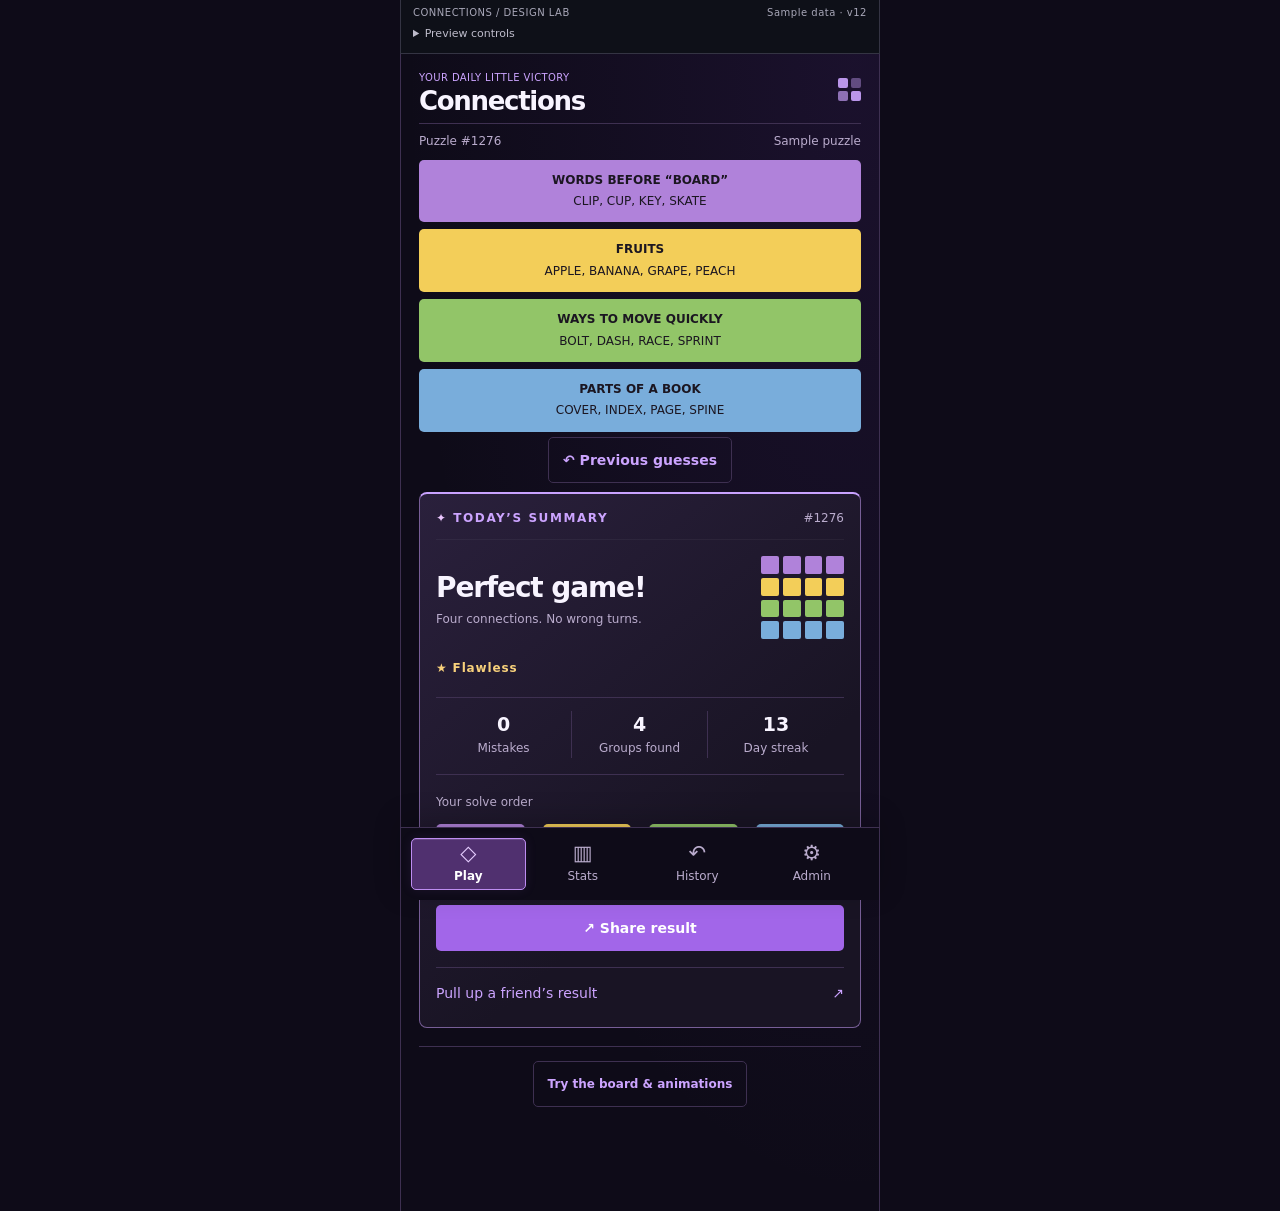
<file: index.html>
<!doctype html>
<html lang="en">
<head>
<meta charset="utf-8">
<meta name="viewport" content="width=device-width, initial-scale=1, viewport-fit=cover">
<meta name="theme-color" content="#080914">
<meta name="robots" content="noindex,nofollow">
<title>Connections · Purple · Personal stats</title>
<link rel="stylesheet" href="directions.css?v=11">
<link rel="stylesheet" href="refined.css?v=11">
<link rel="stylesheet" href="color-order.css?v=11">
<link rel="stylesheet" href="game-night.css?v=11">
<link rel="stylesheet" href="compact.css?v=11">
<link rel="stylesheet" href="stats-header.css?v=11">
<link rel="stylesheet" href="today-strip.css?v=11">
<link rel="stylesheet" href="first-color-chart.css?v=12">
<script src="directions.js?v=12" defer></script>
</head>
<body data-theme="arcade">
<header class="preview-bar">
<div class="preview-caption"><span>CONNECTIONS / DESIGN LAB</span><span>Sample data · v12</span></div>
<div class="refinement-label">CONNECTIONS / GAME NIGHT <span>Across the table</span></div>
<details class="preview-controls"><summary>Preview controls</summary><div class="control-fields"><label>View as<select id="role"><option value="owner">Owner</option><option value="member">Member</option></select></label><label>Today’s state<select id="game-state"><option value="complete">Perfect finish</option><option value="unplayed">Not played</option><option value="playing">Try the board</option></select></label><button id="sound" aria-pressed="false">Sound off</button></div><p>Everything here is fictional. No real games are saved. Sound is optional; reduced-motion settings are respected.</p></details>
</header>
<main class="phone" id="app"></main>
<dialog id="details" aria-labelledby="dialog-title"><div class="dialog-head"><h2 id="dialog-title"></h2><button id="close-dialog" aria-label="Close dialog">✕</button></div><div id="dialog-content"></div></dialog>
<div id="notice" role="status" hidden></div>
<noscript>This clickable preview needs JavaScript enabled.</noscript>
</body>
</html>
</file>
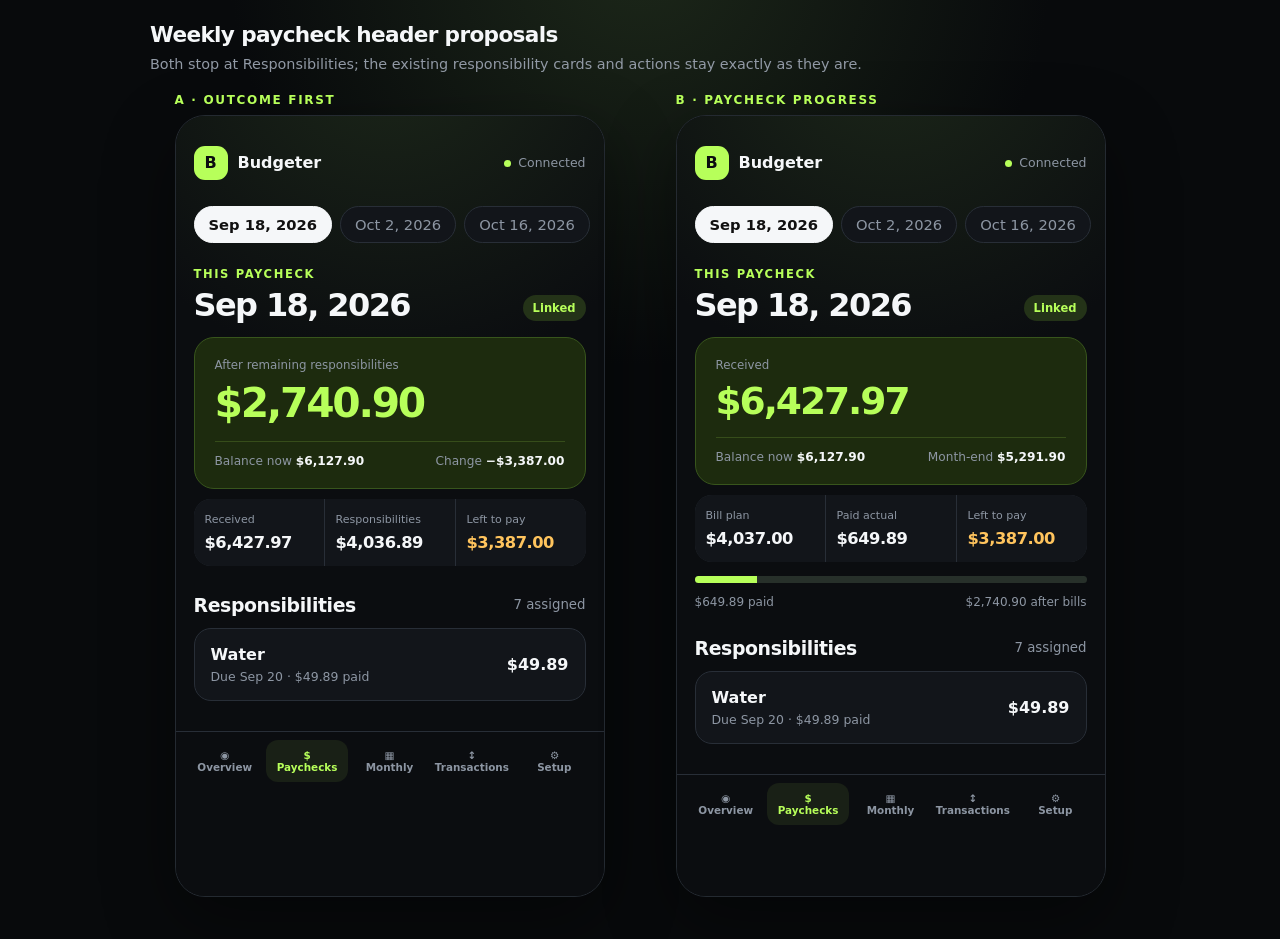
<file: budgeter-weekly/index.html>
<!doctype html>
<html lang="en">
<head>
  <meta charset="utf-8">
  <meta name="viewport" content="width=device-width, initial-scale=1">
  <meta name="robots" content="noindex,nofollow">
  <title>Budgeter Weekly Header Proposals</title>
  <style>
    :root { color-scheme: dark; font-family: Inter, ui-sans-serif, system-ui, -apple-system, BlinkMacSystemFont, "Segoe UI", sans-serif; background:#080a0c; color:#f5f7f9; }
    * { box-sizing:border-box; }
    body { margin:0; padding:22px 14px 42px; background:radial-gradient(circle at 50% -5%,#1c2719 0,#080a0c 35%); }
    .page { width:min(100%,980px); margin:auto; }
    .intro { margin:0 auto 18px; width:min(100%,430px); }
    .intro h1 { margin:0; font-size:1.35rem; letter-spacing:-.03em; }
    .intro p { margin:7px 0 0; color:#929aa6; font-size:.9rem; line-height:1.45; }
    .proposals { display:grid; gap:22px; align-items:start; }
    .proposal-label { width:min(100%,430px); margin:0 auto 8px; color:#b7ff5a; font-size:.75rem; font-weight:800; letter-spacing:.14em; text-transform:uppercase; }
    .phone { width:min(100%,430px); margin:auto; overflow:hidden; border:1px solid #242a31; border-radius:30px; background:#0b0d10; box-shadow:0 24px 70px rgba(0,0,0,.42); }
    .screen { min-height:780px; padding:30px 18px 86px; background:radial-gradient(circle at 50% -10%,#1c2719 0,#0b0d10 38%); }
    .topbar { display:flex; align-items:center; justify-content:space-between; margin-bottom:26px; }
    .brand { display:flex; align-items:center; gap:10px; font-weight:760; }
    .mark { display:grid; place-items:center; width:34px; height:34px; border-radius:11px; background:#b7ff5a; color:#0b0d10; font-weight:900; }
    .connected { color:#8d96a3; font-size:.78rem; }
    .connected::before { content:""; display:inline-block; width:7px; height:7px; margin-right:7px; border-radius:50%; background:#b7ff5a; }
    .dates { display:flex; gap:8px; margin:0 -18px 20px; padding:0 18px 4px; overflow:hidden; }
    .date { flex:0 0 auto; padding:9px 14px; border:1px solid #282e37; border-radius:999px; background:#12151a; color:#8d96a3; font-size:.92rem; }
    .date.active { border-color:#f5f7f9; background:#f5f7f9; color:#111; font-weight:750; }
    .eyebrow { margin:0 0 8px; color:#b7ff5a; font-size:.72rem; font-weight:800; letter-spacing:.14em; text-transform:uppercase; }
    .title-row { display:flex; align-items:end; justify-content:space-between; gap:12px; margin-bottom:16px; }
    h2 { margin:0; font-size:2rem; line-height:1; letter-spacing:-.05em; }
    .linked { padding:6px 10px; border-radius:999px; background:#243318; color:#b7ff5a; font-size:.72rem; font-weight:760; }
    .hero { padding:20px; border:1px solid #38551c; border-radius:20px; background:#1d2b0e; }
    .label { display:block; color:#8d96a3; font-size:.74rem; }
    .hero-value { display:block; margin-top:7px; color:#b7ff5a; font-size:2.55rem; font-weight:850; letter-spacing:-.055em; }
    .hero-foot { display:flex; justify-content:space-between; gap:12px; margin-top:14px; padding-top:12px; border-top:1px solid rgba(183,255,90,.16); color:#8d96a3; font-size:.76rem; }
    .hero-foot strong { color:#f5f7f9; }
    .strip { display:grid; grid-template-columns:repeat(3,minmax(0,1fr)); gap:1px; margin-top:10px; overflow:hidden; border-radius:17px; background:#282e37; }
    .cell { min-width:0; padding:14px 11px; background:#12151a; }
    .cell span { display:block; color:#8d96a3; font-size:.69rem; }
    .cell strong { display:block; margin-top:7px; overflow:hidden; font-size:1.02rem; letter-spacing:-.03em; text-overflow:ellipsis; }
    .cell .warn { color:#ffc45d; }
    .progress { height:7px; margin:14px 0 5px; overflow:hidden; border-radius:999px; background:#27302a; }
    .progress span { display:block; width:16%; height:100%; background:#b7ff5a; }
    .section { display:flex; align-items:center; justify-content:space-between; margin:28px 0 12px; }
    .section h3 { margin:0; font-size:1.18rem; letter-spacing:-.02em; }
    .section small { color:#8d96a3; }
    .sample { display:grid; grid-template-columns:minmax(0,1fr) auto; gap:12px; padding:16px; border:1px solid #282e37; border-radius:17px; background:#12151a; }
    .sample strong,.sample span { display:block; }
    .sample span { margin-top:5px; color:#8d96a3; font-size:.78rem; }
    .amount { align-self:center; text-align:right; }
    .nav { display:grid; grid-template-columns:repeat(5,1fr); margin:30px -18px -86px; padding:8px 8px 22px; border-top:1px solid #282e37; background:#0b0d10; }
    .nav span { padding:9px 2px; border-radius:12px; color:#8d96a3; font-size:.65rem; font-weight:720; text-align:center; }
    .nav .active { color:#b7ff5a; background:rgba(183,255,90,.08); }
    .option-b .hero-value { font-size:2.35rem; }
    .option-b .hero { margin-bottom:10px; }
    .option-b .status-line { display:flex; align-items:center; justify-content:space-between; margin-top:12px; color:#8d96a3; font-size:.75rem; }
    @media (min-width:920px) { .proposals { grid-template-columns:1fr 1fr; } .intro { width:100%; max-width:none; } }
  </style>
</head>
<body>
  <main class="page">
    <header class="intro"><h1>Weekly paycheck header proposals</h1><p>Both stop at Responsibilities; the existing responsibility cards and actions stay exactly as they are.</p></header>
    <section class="proposals">
      <div>
        <p class="proposal-label">A · Outcome first</p>
        <article class="phone" aria-label="Outcome-first weekly paycheck proposal">
          <div class="screen">
            <header class="topbar"><div class="brand"><span class="mark">B</span>Budgeter</div><span class="connected">Connected</span></header>
            <nav class="dates"><span class="date active">Sep 18, 2026</span><span class="date">Oct 2, 2026</span><span class="date">Oct 16, 2026</span></nav>
            <p class="eyebrow">This paycheck</p>
            <div class="title-row"><h2>Sep 18, 2026</h2><span class="linked">Linked</span></div>
            <section class="hero"><span class="label">After remaining responsibilities</span><strong class="hero-value">$2,740.90</strong><div class="hero-foot"><span>Balance now <strong>$6,127.90</strong></span><span>Change <strong>−$3,387.00</strong></span></div></section>
            <section class="strip"><div class="cell"><span>Received</span><strong>$6,427.97</strong></div><div class="cell"><span>Responsibilities</span><strong>$4,036.89</strong></div><div class="cell"><span>Left to pay</span><strong class="warn">$3,387.00</strong></div></section>
            <div class="section"><h3>Responsibilities</h3><small>7 assigned</small></div>
            <div class="sample"><div><strong>Water</strong><span>Due Sep 20 · $49.89 paid</span></div><strong class="amount">$49.89</strong></div>
            <nav class="nav"><span>◉<br>Overview</span><span class="active">$<br>Paychecks</span><span>▦<br>Monthly</span><span>↕<br>Transactions</span><span>⚙<br>Setup</span></nav>
          </div>
        </article>
      </div>
      <div>
        <p class="proposal-label">B · Paycheck progress</p>
        <article class="phone option-b" aria-label="Progress-first weekly paycheck proposal">
          <div class="screen">
            <header class="topbar"><div class="brand"><span class="mark">B</span>Budgeter</div><span class="connected">Connected</span></header>
            <nav class="dates"><span class="date active">Sep 18, 2026</span><span class="date">Oct 2, 2026</span><span class="date">Oct 16, 2026</span></nav>
            <p class="eyebrow">This paycheck</p>
            <div class="title-row"><h2>Sep 18, 2026</h2><span class="linked">Linked</span></div>
            <section class="hero"><span class="label">Received</span><strong class="hero-value">$6,427.97</strong><div class="hero-foot"><span>Balance now <strong>$6,127.90</strong></span><span>Month-end <strong>$5,291.90</strong></span></div></section>
            <section class="strip"><div class="cell"><span>Bill plan</span><strong>$4,037.00</strong></div><div class="cell"><span>Paid actual</span><strong>$649.89</strong></div><div class="cell"><span>Left to pay</span><strong class="warn">$3,387.00</strong></div></section>
            <div class="progress" aria-label="16 percent of responsibilities paid"><span></span></div>
            <div class="status-line"><span>$649.89 paid</span><span>$2,740.90 after bills</span></div>
            <div class="section"><h3>Responsibilities</h3><small>7 assigned</small></div>
            <div class="sample"><div><strong>Water</strong><span>Due Sep 20 · $49.89 paid</span></div><strong class="amount">$49.89</strong></div>
            <nav class="nav"><span>◉<br>Overview</span><span class="active">$<br>Paychecks</span><span>▦<br>Monthly</span><span>↕<br>Transactions</span><span>⚙<br>Setup</span></nav>
          </div>
        </article>
      </div>
    </section>
  </main>
</body>
</html>
</file>
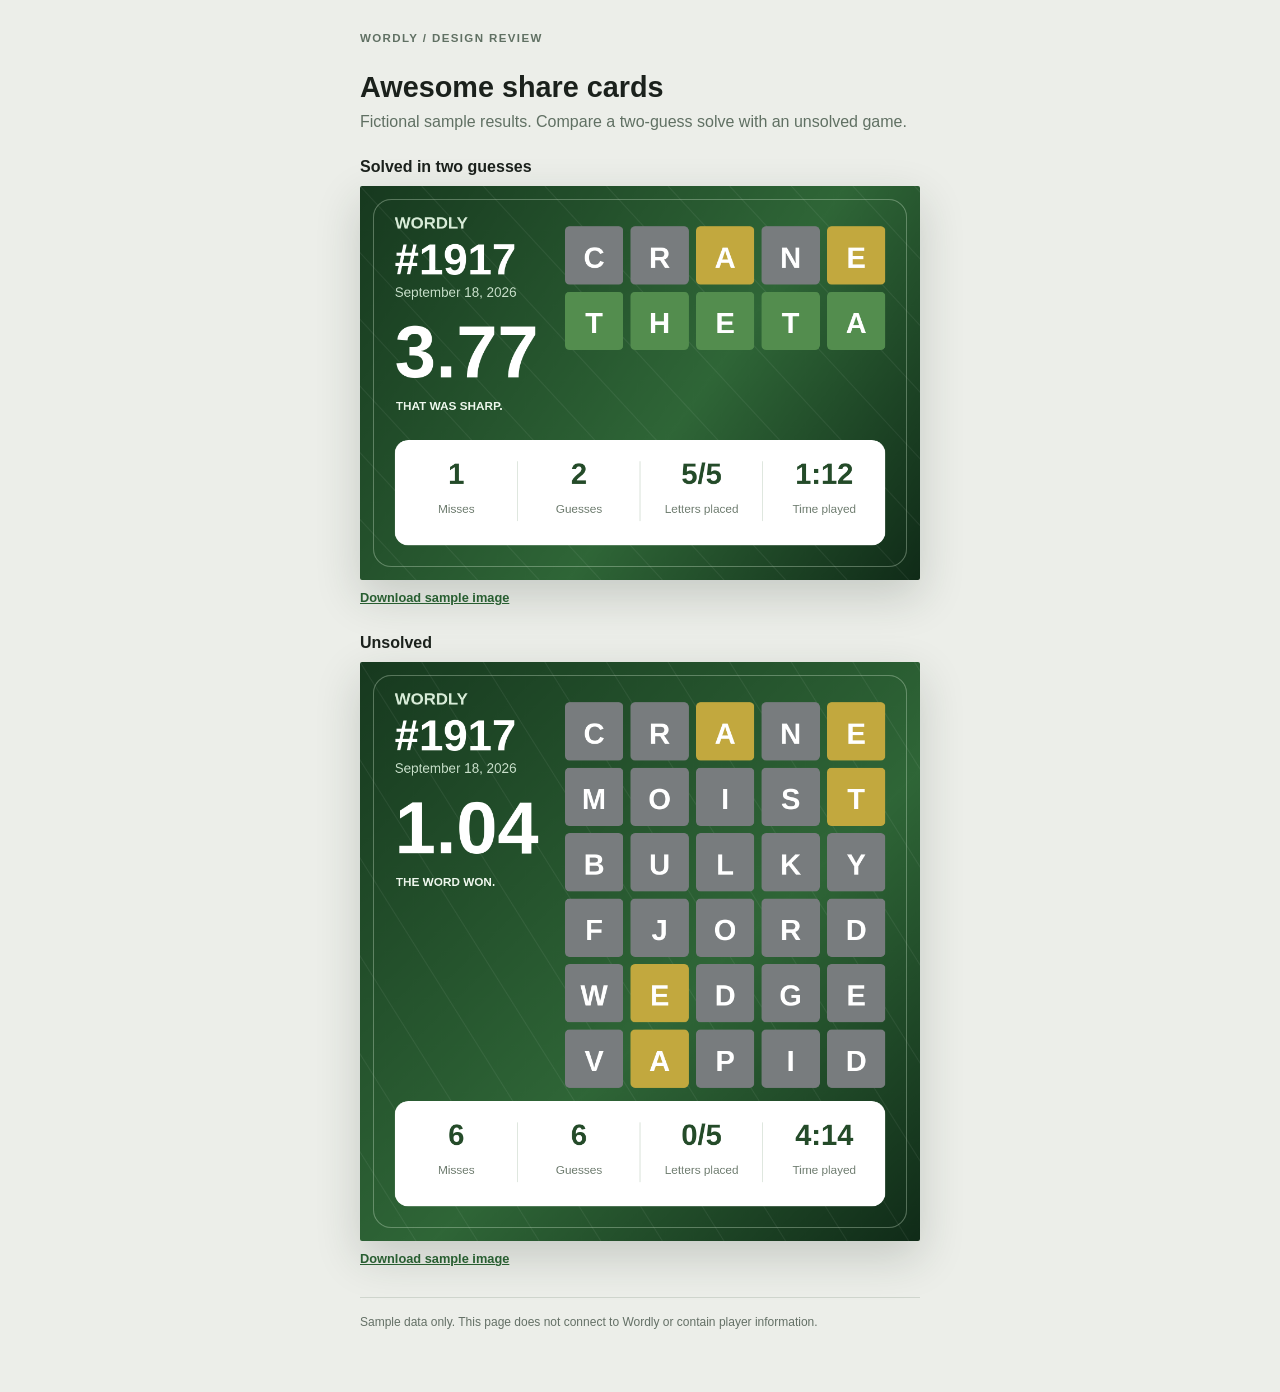
<file: wordly-share-cards/index.html>
<!doctype html>
<html lang="en">
<head>
<meta charset="utf-8">
<meta name="viewport" content="width=device-width, initial-scale=1, viewport-fit=cover">
<meta name="robots" content="noindex,nofollow">
<meta name="theme-color" content="#102b18">
<title>Wordly · Awesome share cards</title>
<style>
:root{font-family:Arial,sans-serif;color:#1b211c;background:#eceee9}*{box-sizing:border-box}body{margin:0;padding:24px 16px 48px}.page{width:min(100%,560px);margin:auto}.eyebrow{margin:0;color:#4f6952;font-size:.72rem;font-weight:800;letter-spacing:.12em}.intro h1{margin:.35rem 0;font-size:1.8rem}.intro p{margin:.4rem 0 1.5rem;color:#607063;line-height:1.45}.cards{display:grid;gap:28px}figure{margin:0}figcaption{margin:0 0 10px;font-size:1rem;font-weight:800}canvas{display:block;width:100%;height:auto;border-radius:2px;box-shadow:0 16px 45px #20312430}.download{display:inline-flex;margin-top:10px;color:#285e31;font-size:.8rem;font-weight:800}.note{margin-top:30px;border-top:1px solid #cfd5cd;padding-top:16px;color:#647066;font-size:.75rem;line-height:1.45}
</style>
</head>
<body>
<main class="page"><header class="intro"><p class="eyebrow">WORDLY / DESIGN REVIEW</p><h1>Awesome share cards</h1><p>Fictional sample results. Compare a two-guess solve with an unsolved game.</p></header><section class="cards" id="cards"></section><p class="note">Sample data only. This page does not connect to Wordly or contain player information.</p></main>
<script>
const colors={correct:'#538d4e',present:'#c2a83e',absent:'#787c7e'};
const samples=[
 {title:'Solved in two guesses',number:1917,date:'September 18, 2026',rating:'3.77',status:'won',time:'1:12',guesses:[['CRANE',['absent','absent','present','absent','present']],['THETA',['correct','correct','correct','correct','correct']]]},
 {title:'Unsolved',number:1917,date:'September 18, 2026',rating:'1.04',status:'lost',time:'4:14',guesses:[['CRANE',['absent','absent','present','absent','present']],['MOIST',['absent','absent','absent','absent','present']],['BULKY',['absent','absent','absent','absent','absent']],['FJORD',['absent','absent','absent','absent','absent']],['WEDGE',['absent','present','absent','absent','absent']],['VAPID',['absent','present','absent','absent','absent']]]}
];
function card(data){const size=104,gap=13,startY=72,gridHeight=data.guesses.length*size+(data.guesses.length-1)*gap,gridBottom=startY+gridHeight,statsTop=Math.max(430,gridBottom)+24,canvas=document.createElement('canvas');canvas.width=1000;canvas.height=statsTop+250;const c=canvas.getContext('2d');const bg=c.createLinearGradient(0,0,1000,canvas.height);bg.addColorStop(0,'#17391f');bg.addColorStop(.58,'#2f6637');bg.addColorStop(1,'#102b18');c.fillStyle=bg;c.fillRect(0,0,1000,canvas.height);c.strokeStyle='#ffffff10';c.lineWidth=2;for(let i=-6;i<15;i++){c.beginPath();c.moveTo(i*110,0);c.lineTo(i*110+650,canvas.height);c.stroke()}c.strokeStyle='#d7ecd555';c.beginPath();c.roundRect(24,24,952,canvas.height-48,32);c.stroke();const label=(text,x,y,fontSize,color='#fff',weight=750)=>{c.fillStyle=color;c.font=`${weight} ${fontSize}px Arial`;c.fillText(text,x,y)};c.textAlign='left';label('WORDLY',62,76,30,'#d8ecd8',800);label(`#${data.number}`,62,158,78);label(data.date,62,198,24,'#c8dfca',500);const gridWidth=size*5+gap*4,startX=1000-62-gridWidth;data.guesses.forEach(([word,marks],row)=>marks.forEach((mark,column)=>{const x=startX+column*(size+gap),y=startY+row*(size+gap);c.fillStyle=colors[mark];c.beginPath();c.roundRect(x,y,size,size,8);c.fill();c.textAlign='center';label(word[column],x+size/2,y+74,52,'#fff',800)}));c.textAlign='left';label(data.rating,62,342,132);label(data.status==='won'?'THAT WAS SHARP.':'THE WORD WON.',64,400,21,'#eef7ed',700);c.fillStyle='#fff';c.beginPath();c.roundRect(62,statsTop,876,188,24);c.fill();const last=data.guesses.at(-1)[1],placed=last.filter(mark=>mark==='correct').length,values=[data.status==='won'?String(data.guesses.length-1):String(data.guesses.length),String(data.guesses.length),`${placed}/5`,data.time],captions=['Misses','Guesses','Letters placed','Time played'];c.textAlign='center';values.forEach((value,i)=>{const x=172+i*219;label(value,x,statsTop+78,52,'#244b29',750);label(captions[i],x,statsTop+130,21,'#6f7d70',500);if(i<3){c.strokeStyle='#dfe7df';c.beginPath();c.moveTo(281+i*219,statsTop+38);c.lineTo(281+i*219,statsTop+145);c.stroke()}});return canvas}
const cards=document.querySelector('#cards');samples.forEach(sample=>{const figure=document.createElement('figure'),caption=document.createElement('figcaption'),canvas=card(sample),link=document.createElement('a');caption.textContent=sample.title;link.className='download';link.textContent='Download sample image';link.download=`wordly-${sample.status}.png`;link.href=canvas.toDataURL('image/png');figure.append(caption,canvas,link);cards.append(figure)});
</script>
</body>
</html>
</file>
<file: directions.css>
*{box-sizing:border-box}html{color-scheme:dark;background:#090b12}body{margin:0;--bg:#0c091b;--surface:#17112b;--raised:#21173a;--line:#3b2956;--text:#f8f4ff;--muted:#baaccd;--accent:#c08aff;--button:#9248e6;--ink:#fff;--wash:#b667ff1a;--radius:22px;--title:ui-rounded,'Trebuchet MS',system-ui,sans-serif;background:var(--bg);color:var(--text);font:16px/1.45 system-ui,-apple-system,sans-serif}
body[data-theme=clubhouse]{--bg:#071b23;--surface:#102c35;--raised:#173c44;--line:#295059;--text:#edfff9;--muted:#a2c6c9;--accent:#62e8d0;--button:#62e8d0;--ink:#05251f;--wash:#62e8d016;--radius:16px}
body[data-theme=afterhours]{--bg:#171612;--surface:#22211c;--raised:#2b2922;--line:#494337;--text:#f6f0e1;--muted:#beb5a2;--accent:#f2bf64;--button:#f2bf64;--ink:#241b0b;--wash:#f2bf6410;--radius:8px;--title:Georgia,'Times New Roman',serif}
button,select,textarea,input{font:inherit}button,select{touch-action:manipulation}button{cursor:pointer;color:inherit}button:disabled{opacity:.4;cursor:default}button:focus-visible,a:focus-visible,select:focus-visible,summary:focus-visible{outline:3px solid var(--accent);outline-offset:3px}h1,h2,h3,p{margin:0}svg.icon{width:20px;height:20px;fill:none;stroke:currentColor;stroke-width:1.7;stroke-linecap:round;stroke-linejoin:round;vertical-align:middle;flex-shrink:0}.muted{color:var(--muted)}.tiny{font-size:12px}.eyebrow{font-size:12px;font-weight:650;letter-spacing:.13em;text-transform:uppercase;color:var(--accent)}
.preview-bar{max-width:480px;padding:14px 14px 12px;margin:auto;background:#0e1018;color:#eae8f2;border-bottom:1px solid #343443}.preview-caption{display:flex;justify-content:space-between;gap:8px;font-size:10px;letter-spacing:.05em;color:#a8a7b8;margin-bottom:10px}.design-picker{display:grid;grid-template-columns:repeat(3,1fr);gap:5px}.design-picker button{display:flex;align-items:center;justify-content:center;gap:6px;border:1px solid #373746;background:#191923;border-radius:9px;min-height:48px;padding:6px;font-size:11px;line-height:1.25;color:#ceccd9}.design-picker button span{font-size:17px;font-weight:700}.design-picker button[aria-pressed=true]{background:var(--wash);border-color:var(--accent);color:var(--accent)}.preview-controls{margin-top:8px;font-size:12px;color:#bdbbca}.preview-controls summary{min-height:30px;cursor:pointer;padding:5px 0}.control-fields{display:flex;flex-wrap:wrap;align-items:end;gap:8px;padding:6px 0}.control-fields label{flex:1;min-width:125px}.control-fields select{display:block;width:100%;margin-top:4px}.control-fields select,.control-fields button{font-size:16px;background:#191923;color:#eae8f2;border:1px solid #444354;padding:8px;border-radius:8px;min-height:44px}.preview-controls p{margin:8px 0;font-size:12px}
.phone{max-width:480px;min-height:calc(100svh - 145px);margin:auto;padding:22px 18px calc(104px + env(safe-area-inset-bottom));background:radial-gradient(ellipse at top right,var(--wash),transparent 55%);position:relative}.app-header{display:flex;align-items:center;justify-content:space-between;gap:12px;margin-bottom:22px}.app-header h1{font-family:var(--title);font-size:31px;line-height:1.15;font-weight:750;letter-spacing:-.04em}.app-header .eyebrow{margin-bottom:6px}.edition{width:38px;height:38px;display:grid;grid-template-columns:repeat(2,1fr);gap:4px;transform:rotate(-8deg)}.edition i{border-radius:5px;background:var(--accent);opacity:.9}.edition i:nth-child(2){opacity:.4}.edition i:nth-child(3){opacity:.65}.context-line{display:flex;align-items:center;justify-content:space-between;font-size:12px;color:var(--muted);margin:-8px 0 15px}.context-line b{font-weight:500;color:var(--accent)}
.bottom{position:fixed;z-index:5;bottom:0;left:50%;transform:translateX(-50%);width:min(480px,100%);display:grid;grid-template-columns:repeat(4,1fr);padding:10px 10px calc(10px + env(safe-area-inset-bottom));border-top:1px solid var(--line);background:var(--bg);box-shadow:0 -8px 28px #0003}.nav-item{display:flex;flex-direction:column;align-items:center;justify-content:center;gap:4px;min-height:52px;border:0;border-radius:14px;background:transparent;color:var(--muted);font-size:12px}.nav-item.active{background:var(--wash);color:var(--accent)}.nav-item.active::before{content:'';height:3px;width:22px;position:absolute;top:0;border-radius:8px;background:var(--accent)}
.tabs{display:flex;gap:4px;padding:4px;border:1px solid var(--line);border-radius:14px;background:var(--surface);margin-bottom:20px}.tabs button{flex:1;min-width:0;border:0;border-radius:10px;background:transparent;color:var(--muted);font-size:12px;padding:10px 3px;min-height:44px;white-space:nowrap}.tabs button.active{background:var(--button);color:var(--ink);font-weight:650}.panel{background:var(--surface);border:1px solid var(--line);border-radius:var(--radius);padding:16px;margin-bottom:14px}.section-head{display:flex;align-items:center;justify-content:space-between;gap:10px;margin:24px 0 12px}.section-head h2{font-size:14px;font-weight:650}.section-head small{font-size:12px;color:var(--muted)}.button{display:inline-flex;align-items:center;justify-content:center;gap:8px;min-height:46px;padding:10px 14px;border:1px solid var(--line);border-radius:12px;background:var(--raised);color:var(--text);font-size:14px;font-weight:600}.button.primary{background:var(--button);color:var(--ink);border-color:transparent}.button.quiet{background:transparent;color:var(--accent)}.full{width:100%}.actions{display:flex;gap:8px;margin-top:15px}.actions>*{flex:1}.badge{display:inline-flex;align-items:center;gap:5px;font-size:12px;font-weight:600;line-height:1.3;color:var(--accent);background:var(--wash);padding:6px 9px;border-radius:8px}.badge.gold{color:#f8d17b;background:#d5a63314}.row{display:flex;align-items:center;justify-content:space-between;gap:10px}
.summary{position:relative;overflow:hidden;border-color:color-mix(in srgb,var(--accent) 40%,var(--line));background:linear-gradient(135deg,var(--raised),var(--surface));box-shadow:0 6px 28px #0002}.summary-head{display:flex;justify-content:space-between;align-items:center;margin-bottom:16px}.summary-head small{font-size:12px;color:var(--muted)}.summary-core{display:grid;grid-template-columns:1fr auto;gap:12px;align-items:center}.result-copy h2{font-family:var(--title);font-size:30px;line-height:1.15;letter-spacing:-.04em;margin:5px 0 6px}.result-copy p{font-size:12px;color:var(--muted)}.result-icon{display:inline-flex;gap:5px;color:#f6d371;font-size:16px;letter-spacing:3px}.result-grid{display:grid;grid-template-columns:repeat(4,1fr);gap:4px;width:83px;flex:none}.result-grid i{display:block;aspect-ratio:1;border-radius:4px}.y{background:#f3ce59}.g{background:#92c568}.b{background:#79addb}.p{background:#b082da}.achievement-row{display:flex;gap:6px;flex-wrap:wrap;margin-top:16px}.daily-metrics{display:grid;grid-template-columns:repeat(3,1fr);border-top:1px solid var(--line);padding-top:13px;margin-top:14px}.daily-metrics>div{text-align:center;border-right:1px solid var(--line)}.daily-metrics>div:last-child{border:0}.daily-metrics strong{display:block;font-size:20px;font-weight:700;font-variant-numeric:tabular-nums}.daily-metrics small{display:block;color:var(--muted);font-size:12px;margin-top:2px}.xp-strip{border-top:1px solid var(--line);margin-top:14px;padding-top:12px;font-size:12px}.xp-strip .row span{color:var(--muted)}.xp-track{height:5px;border-radius:4px;margin-top:8px;background:var(--line);overflow:hidden}.xp-track i{height:100%;display:block;background:var(--accent);width:68%;border-radius:4px}.xp-info{border:0;background:transparent;color:var(--accent);padding:0;min-height:28px;font:inherit}
.solved{display:grid;gap:7px}.solved-bar{border-radius:12px;text-align:center;color:#1b1621;min-height:66px;padding:12px 8px;display:flex;flex-direction:column;justify-content:center;gap:4px}.solved-bar strong{font-size:12px;font-weight:750}.solved-bar span{font-size:12px}.previous{display:flex;align-items:center;justify-content:center;gap:7px;margin:5px auto 9px;min-height:44px;background:transparent;border:0;color:var(--accent);font-size:14px;font-weight:600}.empty-summary{text-align:center;padding:25px 16px}.empty-summary h2{font-family:var(--title);font-size:27px;margin:10px 0}.empty-summary p{color:var(--muted);font-size:14px;margin-bottom:16px}
.stat-grid{display:grid;grid-template-columns:repeat(3,1fr);gap:8px}.stat{min-width:0;padding:14px 8px;background:var(--surface);border:1px solid var(--line);border-radius:14px;text-align:center}.stat .stat-symbol{display:block;font-size:19px;margin-bottom:8px;color:var(--accent)}.stat strong{display:block;font-size:25px;font-weight:700;letter-spacing:-.04em;font-variant-numeric:tabular-nums}.stat small{font-size:12px;color:var(--muted);display:block;margin-top:4px}.record-card{display:flex;align-items:center;gap:12px}.record-mark{font-size:28px;color:#f3ce59}.record-card strong{font-size:15px;display:block}.record-card p{color:var(--muted);font-size:12px;margin-top:3px}.tendency-row{display:grid;grid-template-columns:70px 1fr 36px;align-items:center;gap:10px;font-size:12px;padding:6px 0}.bar-track{height:8px;border-radius:6px;background:var(--raised);overflow:hidden}.bar-track i{display:block;height:100%;border-radius:6px}.tendency-row b{text-align:right;font-weight:500}.color-dot{display:inline-block;width:8px;height:8px;border-radius:2px;margin-right:6px}.performance{display:flex;justify-content:space-between;gap:5px}.performance i{font-style:normal;background:var(--wash);color:var(--accent);width:24px;height:24px;border-radius:50%;display:grid;place-items:center;font-size:12px}.performance .loss{color:#f49788;background:#f4978812}
.field-label{display:block;font-size:12px;color:var(--muted);margin-bottom:7px}.select{min-height:46px;font-size:16px;width:100%;padding:9px;border:1px solid var(--line);border-radius:10px;background:var(--raised);color:var(--text)}.duel{display:grid;grid-template-columns:1fr 28px 1fr;align-items:center;text-align:center;gap:6px;margin:20px 0}.duel>div{min-width:0}.duel .name{display:block;font-family:var(--title);font-size:23px;font-weight:700;margin-top:8px;overflow-wrap:anywhere}.duel small{color:var(--muted);font-size:12px}.duel .vs{color:var(--accent);font-size:11px;letter-spacing:.08em}.duel .big{display:block;font-size:34px;line-height:1.2;letter-spacing:-.04em;font-weight:750;margin-top:12px}.comparison-row{display:grid;grid-template-columns:1fr 1.4fr 1fr;align-items:center;border-bottom:1px solid var(--line);padding:15px 4px;text-align:center}.comparison-row:last-child{border-bottom:0}.comparison-row span{font-size:12px;color:var(--muted)}.comparison-row b{font-size:17px;font-variant-numeric:tabular-nums}.comparison-row b.best{color:var(--accent)}.segment{display:flex;background:var(--bg);border:1px solid var(--line);border-radius:10px;padding:3px;gap:3px}.segment button{flex:1;min-height:42px;border:0;border-radius:7px;background:transparent;color:var(--muted);font-size:12px}.segment button.active{background:var(--raised);color:var(--accent)}.footnote{font-size:12px;color:var(--muted);line-height:1.5;margin-top:10px}
.ranking-label{display:flex;justify-content:space-between;padding:12px 4px 8px;color:var(--muted);font-size:11px;text-transform:uppercase;letter-spacing:.1em}.rank-row{display:grid;grid-template-columns:30px 1fr auto;align-items:center;gap:10px;padding:17px 10px;border-bottom:1px solid var(--line)}.rank-row:last-child{border-bottom:0}.rank-row.you{background:var(--wash);border-radius:10px}.rank-number{color:var(--muted);font-size:17px}.rank-row:first-child .rank-number{color:#f3ce59}.rank-row strong{font-size:16px}.rank-row small{display:block;color:var(--muted);font-size:12px;margin-top:3px}.rank-value{font-size:23px!important;font-variant-numeric:tabular-nums}.ranking{padding:0;overflow:hidden}.you-label{font-size:10px;background:var(--wash);padding:3px 5px;color:var(--accent);border-radius:4px;margin-left:5px}.search{width:100%;min-height:44px;margin:12px 0;padding:10px 12px;border:1px solid var(--line);border-radius:10px;background:var(--surface);color:var(--text);font-size:16px}.history-row{width:100%;display:flex;gap:12px;align-items:center;background:transparent;border:0;border-bottom:1px solid var(--line);padding:15px 0;text-align:left}.history-row:last-child{border-bottom:0}.day{flex-shrink:0;width:31px;text-align:center;color:var(--muted);font-size:10px}.day b{display:block;color:var(--text);font-size:20px}.history-copy{flex:1;min-width:0}.history-copy strong{display:block;font-size:15px}.history-copy small{display:block;font-size:12px;color:var(--muted);margin-top:3px}.result-grid.mini{width:37px;gap:2px}.result-grid.mini i{border-radius:1px}.admin-item{display:flex;align-items:center;gap:12px;width:100%;min-height:77px;text-align:left;background:none;border:0;border-bottom:1px solid var(--line);padding:12px 0}.admin-item:last-child{border-bottom:0}.admin-symbol{width:40px;height:40px;display:grid;place-items:center;background:var(--wash);color:var(--accent);border-radius:12px;flex-shrink:0}.admin-item strong{font-size:15px;display:block}.admin-item small{font-size:12px;color:var(--muted);display:block;margin-top:3px}.admin-copy{flex:1}
.board{display:grid;grid-template-columns:repeat(4,1fr);gap:7px;margin:9px 0 18px}.tile{display:flex;align-items:center;justify-content:center;min-width:0;height:72px;font-size:12px;font-weight:650;padding:4px;border:1px solid var(--line);background:var(--raised);color:var(--text);border-radius:11px;transition:background .15s,transform .15s;position:relative;z-index:1}.tile.selected{background:var(--button);color:var(--ink);border-color:var(--accent);transform:translateY(-2px);box-shadow:0 4px 14px var(--wash)}.mistakes{display:flex;gap:8px;justify-content:center;align-items:center;color:var(--muted);font-size:12px;margin:12px 0}.mistakes i{width:10px;height:10px;border-radius:50%;background:var(--accent)}.mistakes i.used{background:transparent;border:1px solid var(--muted)}.board-status{text-align:center;min-height:25px;font-size:13px;color:var(--accent);margin:8px 0}.board-tools{display:flex;gap:7px}.board-tools .button{flex:1;padding-inline:6px;font-size:12px}.motion-helper{margin-top:18px;padding-top:14px;border-top:1px solid var(--line);text-align:center}.motion-helper .button{font-size:12px}.burst{position:fixed;left:50%;top:35%;pointer-events:none;z-index:20}.burst i{position:absolute;width:6px;height:10px;border-radius:2px;animation:confetti .8s ease-out forwards;background:var(--accent)}@keyframes confetti{to{transform:translate(var(--dx),var(--dy)) rotate(var(--rot));opacity:0}}
dialog{color:var(--text);background:var(--surface);border:1px solid var(--line);border-radius:var(--radius);padding:22px;width:calc(100% - 28px);max-width:440px;max-height:85svh;overflow:auto}dialog::backdrop{background:#03030bc9;backdrop-filter:blur(7px)}.dialog-head{display:flex;align-items:start;justify-content:space-between;gap:10px;margin-bottom:16px}.dialog-head h2{font-family:var(--title);font-size:24px;line-height:1.2}#close-dialog{min-width:44px;min-height:44px;border:1px solid var(--line);border-radius:50%;color:var(--muted);background:var(--raised);margin-top:-8px;margin-right:-8px}dialog p{font-size:14px;color:var(--muted);margin:12px 0}dialog textarea{width:100%;min-height:160px;color:var(--text);background:var(--bg);border:1px solid var(--line);border-radius:10px;padding:12px;font-size:16px}dialog .guess-row{padding:12px;border-radius:10px;margin:7px 0;color:#191521;text-align:center;font-size:12px}dialog .check-row{display:flex;align-items:center;gap:12px;min-height:48px;border-bottom:1px solid var(--line)}dialog input[type=checkbox]{accent-color:var(--button);width:20px;height:20px}#notice{position:fixed;z-index:30;bottom:110px;left:50%;transform:translateX(-50%);width:max-content;max-width:90vw;border:1px solid var(--line);border-radius:12px;padding:12px 16px;color:var(--text);background:var(--raised);font-size:14px;box-shadow:0 8px 28px #0006}
/* Purple Arcade: expressive achievement cards and purple light. */
body[data-theme=arcade] .summary::before{content:'';position:absolute;right:-40px;top:-60px;width:160px;height:160px;background:radial-gradient(circle,#ad61ff2a,transparent 70%);pointer-events:none}body[data-theme=arcade] .button.primary{box-shadow:0 4px 20px #a050ed2b}body[data-theme=arcade] .summary-head .eyebrow::before{content:'✦ ';color:#ecc7ff}body[data-theme=arcade] .record-card{border-color:#8653b5}
/* Electric Clubhouse: scoreboards, a leading result mosaic, joined metric tiles. */
body[data-theme=clubhouse] .app-header h1{font-weight:800;letter-spacing:-.055em}body[data-theme=clubhouse] .edition{transform:rotate(0);gap:3px}body[data-theme=clubhouse] .summary-core{grid-template-columns:auto 1fr}body[data-theme=clubhouse] .summary-core .result-grid{grid-column:1;grid-row:1;width:75px;margin-right:4px}body[data-theme=clubhouse] .result-copy{grid-column:2;grid-row:1}body[data-theme=clubhouse] .result-icon{display:none}body[data-theme=clubhouse] .summary{border-top:4px solid var(--accent);background:var(--surface)}body[data-theme=clubhouse] .result-copy h2{font-size:29px}body[data-theme=clubhouse] .daily-metrics{background:var(--bg);padding:13px 3px;border:0;border-radius:10px}body[data-theme=clubhouse] .stat-grid{gap:0;background:var(--surface);border:1px solid var(--line);border-radius:16px;overflow:hidden}body[data-theme=clubhouse] .stat{border:0;border-radius:0;border-right:1px solid var(--line);border-bottom:1px solid var(--line);padding:14px 5px}body[data-theme=clubhouse] .stat:nth-child(3n){border-right:0}body[data-theme=clubhouse] .stat:nth-child(n+4){border-bottom:0}body[data-theme=clubhouse] .stat-symbol{font-size:15px;margin-bottom:5px}body[data-theme=clubhouse] .record-card{border:0;border-left:4px solid var(--accent);border-radius:4px 16px 16px 4px}body[data-theme=clubhouse] .rank-row:first-child{background:#62e8d008}body[data-theme=clubhouse] .solved-bar{border-radius:7px}
/* After Hours: evening scorecards, serif headings and compact statistic ledgers. */
body[data-theme=afterhours] .app-header{border-bottom:1px solid var(--line);padding-bottom:16px}body[data-theme=afterhours] .app-header h1{font-size:35px;font-weight:400;letter-spacing:-.03em}body[data-theme=afterhours] .edition{transform:none;gap:5px;width:29px;height:29px}body[data-theme=afterhours] .edition i{border-radius:1px}body[data-theme=afterhours] .summary{background:var(--surface);border-top:3px double var(--accent);border-bottom:3px double var(--line);box-shadow:none}body[data-theme=afterhours] .result-copy h2{font-size:33px;font-weight:400}body[data-theme=afterhours] .result-icon{font-size:12px}body[data-theme=afterhours] .badge{border-radius:3px;padding:5px 7px}body[data-theme=afterhours] .tabs{background:none;border:0;border-bottom:1px solid var(--line);border-radius:0;padding:0;gap:0}body[data-theme=afterhours] .tabs button{border-radius:0;color:var(--muted)}body[data-theme=afterhours] .tabs button.active{color:var(--accent);background:none;border-bottom:2px solid var(--accent)}body[data-theme=afterhours] .stat-grid{grid-template-columns:1fr;gap:0;border-top:1px solid var(--line)}body[data-theme=afterhours] .stat{display:flex;align-items:center;gap:10px;background:none;border:0;border-bottom:1px solid var(--line);border-radius:0;padding:11px 2px;text-align:left}body[data-theme=afterhours] .stat .stat-symbol{font-size:16px;width:24px;margin:0;order:0}body[data-theme=afterhours] .stat small{order:1;flex:1;margin:0;font-size:14px}body[data-theme=afterhours] .stat strong{order:2;font-size:24px;font-family:Georgia,serif;font-weight:400}body[data-theme=afterhours] .button{border-radius:5px}body[data-theme=afterhours] .nav-item{border-radius:4px}body[data-theme=afterhours] .solved-bar{border-radius:5px}body[data-theme=afterhours] .record-card{background:none;border:0;border-bottom:1px solid var(--line);padding:5px 0 17px;border-radius:0}body[data-theme=afterhours] .section-head h2{font-family:Georgia,serif;font-size:20px;font-weight:400}body[data-theme=afterhours] .tile{border-radius:5px}body[data-theme=afterhours] .rank-value{font-family:Georgia,serif;font-weight:400}
@media(min-width:520px){.phone{border-left:1px solid var(--line);border-right:1px solid var(--line)}.preview-bar{border:1px solid #343443;border-top:0}.bottom{border-left:1px solid var(--line);border-right:1px solid var(--line)}}
@media(max-width:350px){.phone{padding-inline:12px}.preview-bar{padding-inline:10px}.design-picker button{font-size:10px;gap:4px}.result-copy h2{font-size:25px}.result-grid{width:71px}.stat strong{font-size:22px}.tabs button{font-size:11px}.badge{font-size:11px}.duel .big{font-size:29px}.tile{height:65px;font-size:11px}}
.xp-info{display:flex;justify-content:space-between;align-items:center;gap:10px;margin-bottom:10px}.xp-info small{font-size:10px;text-align:right}.summary>.button{margin-top:14px}.nav-item>span{font-size:21px;line-height:1}.panel,.stat-grid,.solved,.record-card{animation:arrive .28s ease-out}.button:active,.nav-item:active{transform:scale(.97)}.guess-row p{color:inherit}button{transition:background .18s,color .18s,transform .18s}@keyframes arrive{from{opacity:.5;transform:translateY(6px)}to{opacity:1;transform:translateY(0)}}
@media(prefers-reduced-motion:reduce){*,*::before,*::after{animation:none!important;transition:none!important;scroll-behavior:auto!important}.burst{display:none}}
</file>
<file: refined.css>
/* Purple refinement: precise edges, compact typography and record-led detail. */
body[data-theme=arcade]{--radius:8px;--bg:#0c0b14;--surface:#15131f;--raised:#201b2e;--line:#373044;--accent:#bd91f4;--button:#8649ce;--title:system-ui,-apple-system,BlinkMacSystemFont,"Segoe UI",sans-serif}
.refinement-label{font-size:13px;letter-spacing:.1em;display:flex;justify-content:space-between;gap:12px;color:#c3a6e4}.refinement-label span{font-size:12px;color:#a49aad;letter-spacing:0}.preview-caption{font-size:12px}.app-header h1{font-size:29px;letter-spacing:-.035em}.app-header .eyebrow{font-size:12px}.edition{transform:none;width:27px;height:27px;gap:3px}.edition i{border-radius:2px}.button,.nav-item,.tile,.stat,.badge,.tabs,.tabs button{border-radius:5px}.button.primary{box-shadow:none!important}.panel.summary{background:linear-gradient(115deg,#211a30,#15131f);border-top:2px solid #a66fdf;box-shadow:none}.summary::before{display:none}.summary-core .result-copy h2{font-size:26px;font-weight:650}.result-icon{display:none}.result-grid i{border-radius:2px}.solved-bar{border-radius:5px;min-height:60px}.daily-metrics strong{font-size:19px}.stat-grid{gap:7px}.stat{padding:12px 5px}.stat strong{font-size:25px}.stat small{font-size:12px}.section-head h2{font-size:16px}.tabs button{font-size:12px}.title-badge{border:1px solid #664880;min-height:36px;cursor:pointer}.insight{border-left:2px solid #8052a7;background:#b185d507;padding:11px 13px;margin:12px 0}.insight>span{font-size:11px;letter-spacing:.09em;color:var(--accent);font-weight:650}.insight p{font-size:14px;line-height:1.55;color:#d7cede;margin:5px 0 0}.achievement-list{display:grid;gap:9px}.achievement-card{display:grid;grid-template-columns:23px 1fr auto;align-items:center;gap:10px;text-align:left;width:100%;padding:15px 12px;background:var(--surface);border:1px solid var(--line);border-radius:6px;color:var(--text);min-height:112px}.achievement-card.held{border-left:3px solid #a975e0;background:linear-gradient(100deg,#251c33,#15131f)}.record-index{align-self:start;color:#82738f;font-size:12px;font-variant-numeric:tabular-nums;padding-top:3px}.achievement-copy>strong{display:block;font-size:16px;font-weight:600}.achievement-copy>small{display:block;font-size:12px;color:var(--muted);line-height:1.4;margin:5px 0 8px}.holder{font-size:13px;color:var(--accent)}.achievement-value{font-size:27px;font-weight:550;font-variant-numeric:tabular-nums;text-align:right}.achievement-value small{display:block;font-size:12px;color:var(--muted);font-weight:400}.footnote{font-size:12px;line-height:1.55;margin-bottom:16px}.achievement-card:hover{border-color:#9168b5}.achievement-card:focus-visible,.title-badge:focus-visible{outline:2px solid var(--accent);outline-offset:3px}@media(max-width:350px){.achievement-card{padding:12px 9px;gap:7px;grid-template-columns:18px 1fr auto}.achievement-copy>strong{font-size:15px}.refinement-label{flex-direction:column;gap:4px}}
</file>
<file: color-order.css>
.solve-trail{border-top:1px solid var(--line);margin-top:16px;padding-top:14px}.trail-label{font-size:12px;color:var(--muted)}.trail-steps{display:flex;gap:18px;margin-top:12px}.trail-step{flex:1;min-width:0;text-align:center;position:relative}.trail-step:not(:last-child)::after{content:'›';position:absolute;right:-13px;top:9px;color:var(--muted);font-size:22px}.trail-tile{display:grid;place-items:center;height:43px;border-radius:5px;color:#21182d;font-size:21px;font-weight:700;box-shadow:inset 0 -3px #0002;animation:tile-arrive .35s backwards;animation-delay:calc(var(--step)*70ms)}.trail-step small{display:block;font-size:12px;margin-top:7px;color:var(--muted)}.first-colors{display:grid;grid-template-columns:repeat(4,1fr);gap:8px}.first-color{padding:12px 7px;border-radius:6px;color:#21182d;box-shadow:inset 0 -4px #0002;text-align:center}.color-caption{font-size:12px;font-weight:650}.first-color strong{display:block;font-size:26px;margin:8px 0 2px}.first-color small{font-size:11px}.mini-squares{display:flex;gap:3px;justify-content:center;margin-top:13px}.mini-squares i{width:9px;height:9px;background:#21182d40;border-radius:2px}@keyframes tile-arrive{from{opacity:0;transform:translateY(7px) rotate(-5deg)}to{opacity:1;transform:none}}@media(prefers-reduced-motion:reduce){.trail-tile{animation:none}}
</file>
<file: game-night.css>
body[data-theme=arcade]{--bg:#0e0b18;--surface:#191424;--raised:#241b33;--line:#3e3051;--accent:#cca4ff;--button:#a266e9}.phone{background:radial-gradient(ellipse at 95% 0,#733abd20,transparent 450px)}.app-header{padding-bottom:16px;border-bottom:1px solid var(--line)}.app-header h1{font-size:34px;font-weight:700;letter-spacing:-.05em}.app-header .eyebrow{letter-spacing:.09em;font-weight:500}.summary-head{border-bottom:1px solid #ffffff0b;padding-bottom:12px}.panel.summary{border-top:2px solid #c9a2ff;background:linear-gradient(140deg,#2a203c,#191424 65%)}.result-copy h2{font-size:28px!important}.summary .badge.gold{background:transparent;padding-left:0;letter-spacing:.07em;font-size:12px}.stat-grid{gap:1px;border:1px solid var(--line);border-radius:6px;overflow:hidden;background:var(--line)}.stat{border:0;border-radius:0;background:var(--surface);padding:16px 4px}.stat-symbol{opacity:.65}.first-color{box-shadow:none;border-radius:5px}.compare-invite{width:100%;display:flex;justify-content:space-between;background:transparent;color:var(--accent);border:0;border-top:1px solid var(--line);padding:15px 0 0;margin-top:16px;font-size:14px;min-height:44px}.match-controls>label{display:block;color:var(--muted);font-size:13px;margin-bottom:8px}.match-controls .select{font-size:17px;font-weight:600;min-height:48px}.time-switch{display:grid;grid-template-columns:1fr 1fr;border:1px solid var(--line);padding:4px;gap:5px;margin:14px 0 22px;background:#0c0913;border-radius:7px}.time-switch button{border:0;background:transparent;color:var(--muted);padding:10px;text-align:left;border-radius:4px;min-height:60px;font-size:16px;font-weight:600}.time-switch small{display:block;font-size:12px;font-weight:400;margin-top:4px}.time-switch button.active{background:#c4a0f4;color:#21132f}.match-caption{display:flex;justify-content:space-between;align-items:center;margin:0 0 12px;gap:10px}.match-caption span{font-size:10px;letter-spacing:.1em;color:var(--accent)}.match-caption strong{font-size:13px;font-weight:500;color:var(--muted)}.match-board{display:grid;grid-template-columns:1fr 1fr;gap:10px}.player-slip{min-width:0;padding:15px 12px;background:#1d1925;border:1px solid var(--line);border-top:3px solid #716779;border-radius:5px;animation:score-enter .35s ease-out}.player-slip.is-you{background:linear-gradient(160deg,#322443,#191424 55%);border-top-color:#c4a0f4}.slip-name small{font-size:10px;letter-spacing:.13em;color:var(--muted)}.slip-name h2{font-size:22px;font-weight:600;letter-spacing:-.03em;margin:5px 0 15px;overflow-wrap:anywhere}.result-stamp{display:inline-block;text-transform:uppercase;font-size:11px;letter-spacing:.08em;color:#cceb9e;border:1px solid #cceb9e40;border-radius:2px;padding:4px 6px}.result-stamp.unfinished{color:#eeb5b6;border-color:#eeb5b640}.duel-mosaic{min-height:151px;margin:18px 0 8px;display:flex;flex-direction:column;gap:4px}.duel-mosaic>div{display:grid;grid-template-columns:repeat(4,1fr);gap:4px}.duel-mosaic i{height:21px;border-radius:2px}.slip-stat{border-top:1px solid var(--line);padding:10px 0;display:flex;gap:5px;align-items:baseline}.slip-stat strong{font-size:23px;font-weight:550}.slip-stat span{color:var(--muted);font-size:12px}.slip-order{border-top:1px dashed #655272;padding-top:13px;margin-top:4px}.slip-order>small{font-size:12px;color:var(--muted)}.order-ribbon{display:flex;gap:4px;margin-top:9px}.order-ribbon>span{display:grid;place-items:center;width:25px;height:25px;border-radius:3px;color:#231830;font-size:12px;font-weight:700}.order-ribbon .no-order{color:var(--muted)}.awaiting{min-height:325px;display:flex;flex-direction:column;justify-content:center;align-items:flex-start}.awaiting>span{font-size:42px;color:var(--accent);letter-spacing:6px}.awaiting strong{font-size:17px;margin-top:8px}.awaiting p{color:var(--muted);font-size:13px;line-height:1.55;margin-top:12px}.match-footer{border-left:2px solid #b083e5;margin-top:16px;padding:4px 0 4px 14px}.match-footer>span{font-size:10px;letter-spacing:.13em;color:var(--accent)}.match-footer p{font-size:17px;margin:7px 0;line-height:1.4}.match-footer small,.sample-note{font-size:12px;color:var(--muted)}.sample-note{margin:20px 0}.lifetime-names{display:flex;justify-content:space-between;align-items:center;gap:12px;margin-bottom:22px}.lifetime-names strong{font-size:17px}.lifetime-names small{display:block;font-size:12px;color:var(--muted);font-weight:400;margin-top:4px}.lifetime-names>span{font-size:12px;color:var(--muted)}.lifetime .comparison-row{padding:18px 0}.comparison-row strong{font-size:23px;font-weight:600}.comparison-row>span{font-size:12px}.group-total{margin:25px 0}.group-total>strong{font-size:42px;font-weight:550}.group-total strong span{font-size:23px;color:var(--muted)}.group-total>small{display:block;font-size:12px;color:var(--muted)}.group-line{border-top:1px solid var(--line);padding:12px 0;font-size:14px}.group-line small{display:block;font-size:12px;color:var(--muted);margin-top:5px}@keyframes score-enter{from{opacity:.5;transform:translateY(8px)}to{opacity:1;transform:none}}@media(max-width:350px){.player-slip{padding:13px 9px}.slip-name h2{font-size:19px}.match-board{gap:7px}.order-ribbon{gap:3px}.order-ribbon>span{width:23px;height:23px}.slip-stat{flex-direction:column;gap:0}.match-caption span{font-size:9px}}@media(prefers-reduced-motion:reduce){.player-slip{animation:none}}
</file>
<file: compact.css>
.phone{padding-top:10px}.app-header{margin-bottom:9px;padding-bottom:8px;gap:8px}.app-header h1{font-size:26px!important;line-height:1.1}.app-header .eyebrow{font-size:10px;letter-spacing:.04em;margin-bottom:3px}.edition{width:23px;height:23px}.context-line{margin:0 0 9px}.tabs{padding:2px;margin-bottom:9px;gap:3px}.tabs button{min-height:38px;padding:6px;font-size:12px}.preview-bar{padding:6px 12px}.preview-caption{margin:0;font-size:10px}.refinement-label{display:none}.preview-controls{margin-top:1px}.preview-controls summary{min-height:25px;font-size:11px;padding:4px 0}.filter-bar{display:flex;align-items:center;justify-content:space-between;gap:10px;margin:0 0 12px}.filter-bar>div{min-width:0}.filter-bar strong{font-size:14px;display:block;font-weight:600}.filter-bar span{display:block;font-size:11px;color:var(--muted);margin-top:3px}.filter-bar .button{min-height:42px;font-size:13px;padding:7px 11px;flex:none}.match-caption{margin-bottom:8px}.filter-label{display:block;font-size:14px;margin-bottom:8px}.filter-field{border:1px solid var(--line);border-radius:7px;margin:18px 0 0;padding:6px 12px}.filter-field legend{font-size:13px;color:var(--muted);padding:0 5px}.filter-field label{display:flex;align-items:center;gap:10px;min-height:44px;font-size:15px}.filter-field input{accent-color:var(--accent);width:18px;height:18px}.filter-field:disabled{opacity:.45}.filter-actions{display:flex;gap:10px;margin-top:20px}.filter-actions button{flex:1}.guess-detail{border:1px solid #3b3448;background:#15141f;border-radius:12px;padding:16px;margin-top:12px}.guess-detail header{display:flex;justify-content:space-between;align-items:center;gap:10px;font-size:14px}.guess-detail .correct{color:#a7d9b8}.guess-detail .one-away{color:#e8cc85}.guess-detail .not-quite{color:#e6a8b9}.guess-swatches{display:flex;gap:4px;margin-top:12px}.guess-swatches i{width:23px;height:23px;border-radius:3px}.guess-detail p{font-size:13px;line-height:1.5;font-weight:600;color:#c9c1d4;margin-bottom:0}
</file>
<file: stats-header.css>
.stats-header{display:flex;align-items:center;justify-content:space-between;gap:12px;min-height:50px;margin-bottom:12px;padding-bottom:8px}.stats-header h1{flex:none;margin:0;font-size:24px!important}.stats-header .tabs{margin:0;padding:2px;flex:1;max-width:245px;gap:2px}.stats-header .tabs button{min-height:40px;padding:6px 5px;white-space:nowrap;font-size:12px}.stats-header .tabs button:focus-visible{outline:2px solid var(--accent);outline-offset:2px}@media(max-width:350px){.stats-header{gap:9px}.stats-header h1{font-size:22px!important}.stats-header .tabs button{font-size:11px;padding-inline:3px}}
.bottom .nav-item{border:1px solid transparent;position:relative}.bottom .nav-item.active{background:#50306f;color:#fff;border-color:#bd8df1;font-weight:700;box-shadow:inset 0 1px 0 #dec0ff30,0 0 12px #a064dc1a}.bottom .nav-item.active::before{content:none}.bottom .nav-item.active>span{color:#e5cdff}.bottom .nav-item:focus-visible{outline:2px solid #e5cdff;outline-offset:2px}
</file>
<file: today-strip.css>
.today-strip{width:100%;display:flex;align-items:center;gap:13px;text-align:left;border:1px solid var(--line);border-left:3px solid var(--accent);border-radius:5px;background:#241b33;color:var(--text);padding:11px 12px;min-height:78px;margin:0}.today-strip-copy{flex:1;min-width:0}.today-strip-copy>small{display:block;font-size:10px;letter-spacing:.07em;color:var(--muted);margin-bottom:4px}.today-strip-copy>strong{display:block;font-size:16px;font-weight:600;line-height:1.3}.today-strip-copy>span{display:block;font-size:12px;color:var(--muted);margin-top:3px}.today-strip .duel-mosaic{width:43px;min-height:0;gap:2px;margin:0;flex:none}.today-strip .duel-mosaic>div{gap:2px}.today-strip .duel-mosaic i{height:9px;border-radius:1px}.today-strip-arrow{color:var(--accent);font-size:22px}.today-strip:focus-visible{outline:2px solid var(--accent);outline-offset:3px}
</file>
<file: first-color-chart.css>
.first-color-chart{display:grid;gap:10px}
.first-color-row{display:grid;grid-template-columns:54px minmax(0,1fr) 52px;align-items:center;gap:10px;font-size:14px}
.first-color-row>span{color:var(--muted)}
.first-color-track{height:10px;border-radius:3px;overflow:hidden;background:#ffffff0d}
.first-color-track i{display:block;height:100%;border-radius:inherit}
.first-color-row strong{text-align:right;font-variant-numeric:tabular-nums;font-weight:600}
.first-color-note{color:var(--muted);font-size:12px;line-height:1.45;margin:10px 0 0}
</file>
